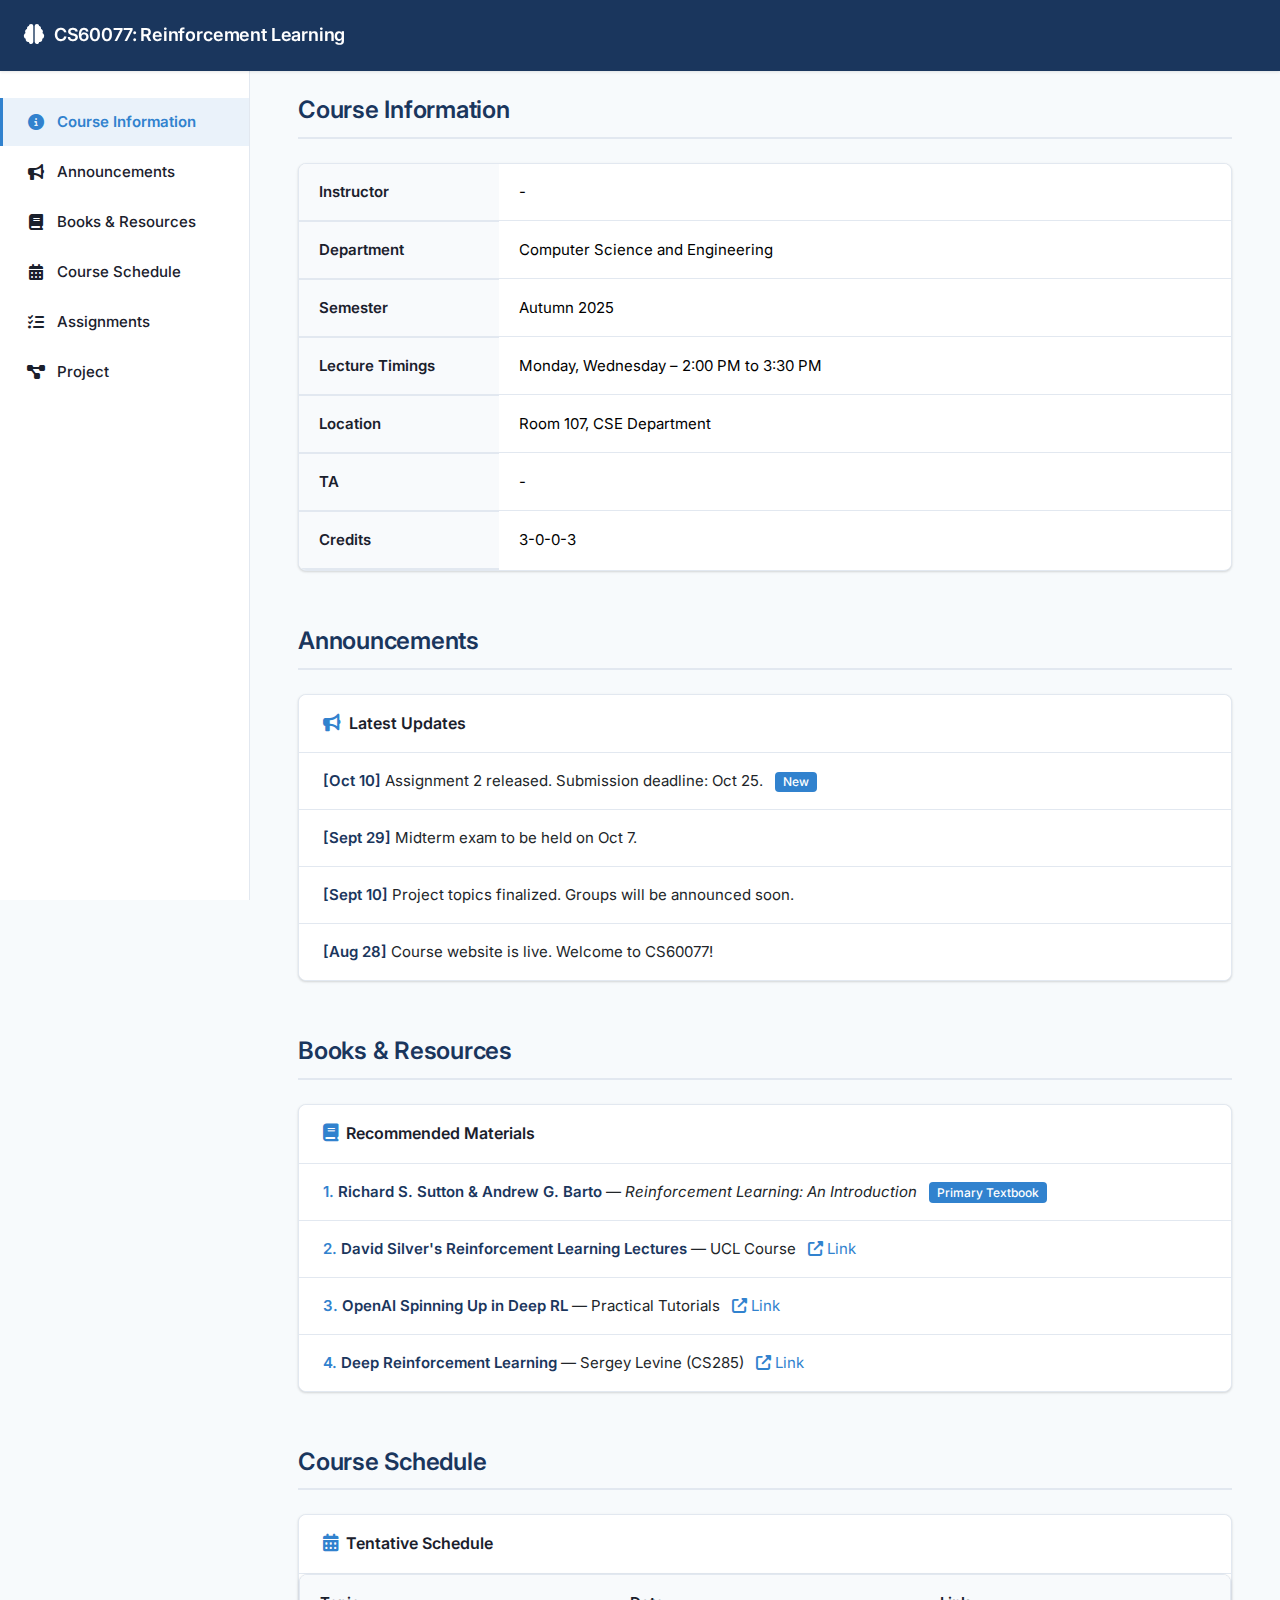
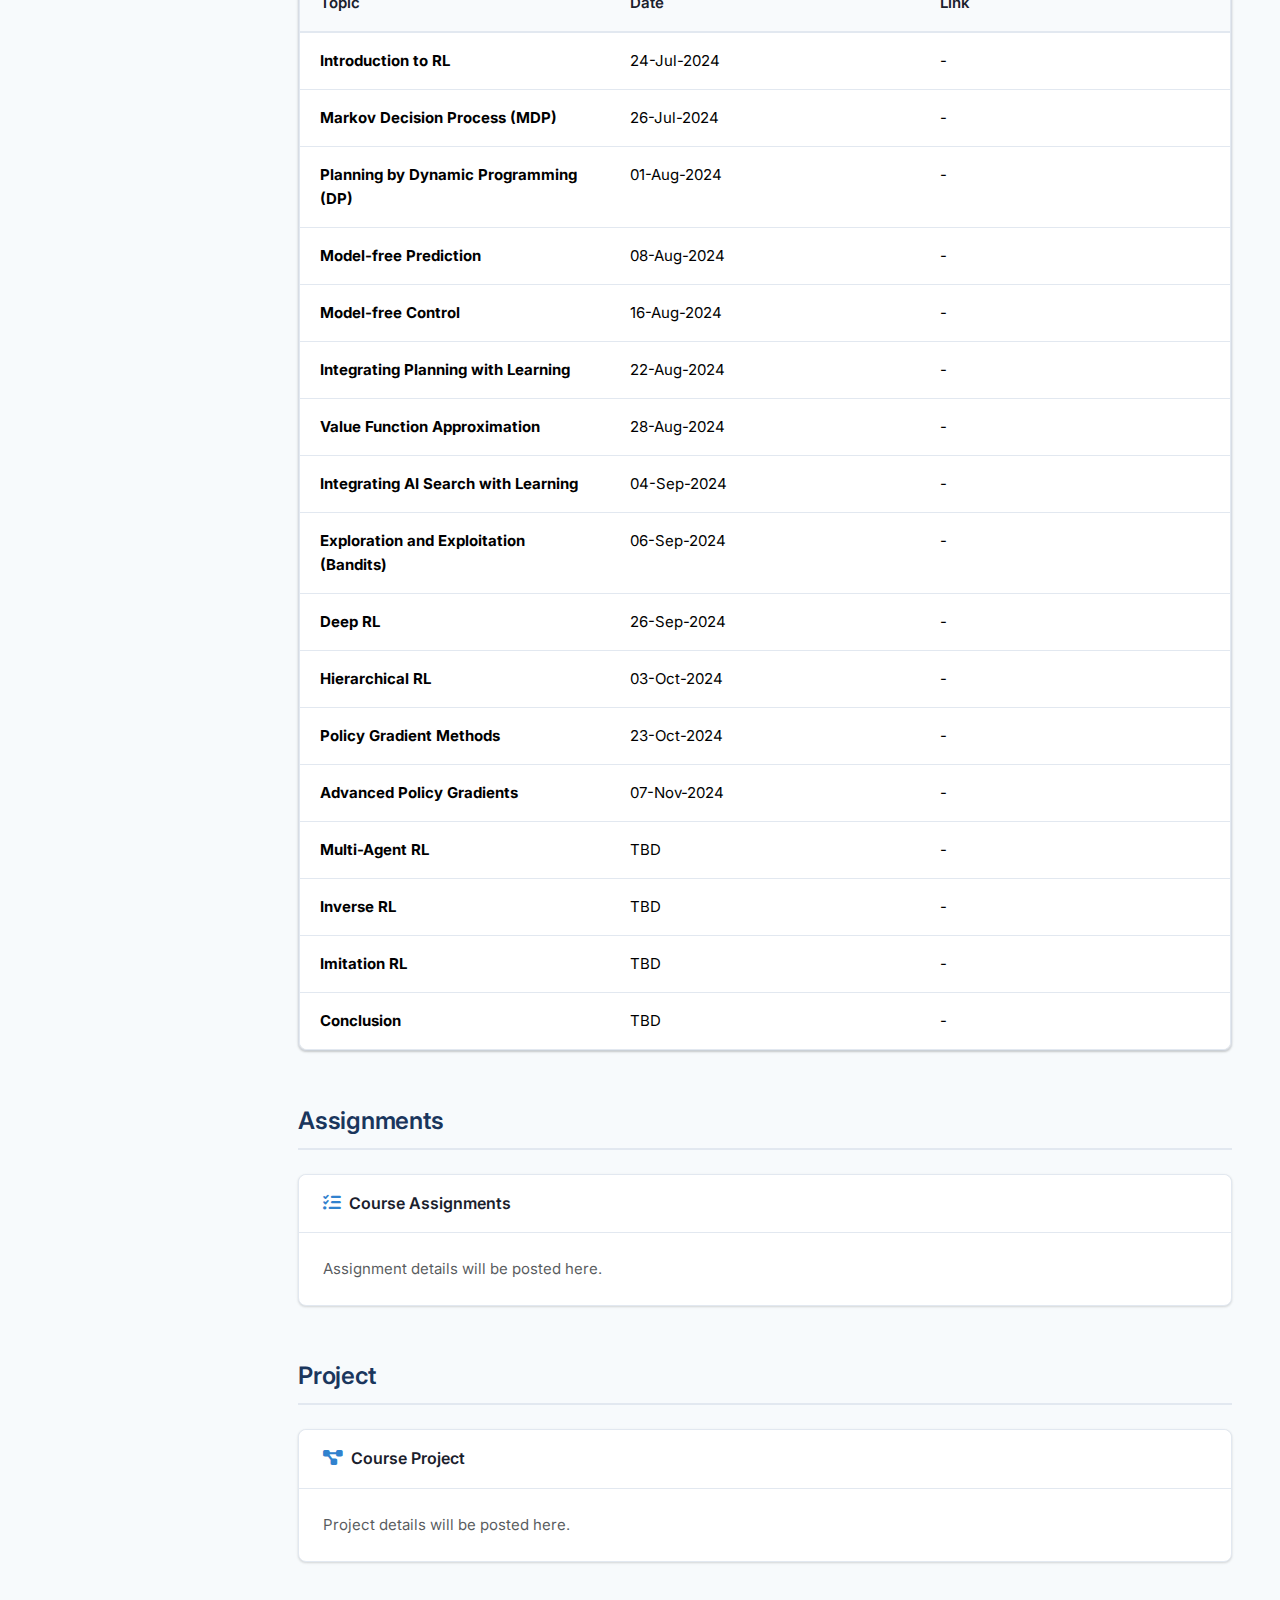
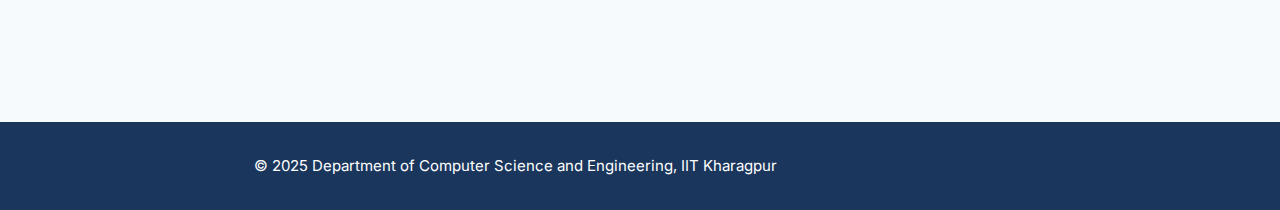
<file: CS60077-A25/index.html>
<!DOCTYPE html>
<html lang="en">
<head>
  <meta charset="utf-8">
  <meta name="viewport" content="width=device-width, initial-scale=1">
  <title>CS60077: Reinforcement Learning</title>

  <!-- Bootstrap CSS -->
  <link href="https://cdn.jsdelivr.net/npm/bootstrap@5.3.3/dist/css/bootstrap.min.css" rel="stylesheet">
  
  <!-- Google Fonts -->
  <link rel="preconnect" href="https://fonts.googleapis.com">
  <link rel="preconnect" href="https://fonts.gstatic.com" crossorigin>
  <link href="https://fonts.googleapis.com/css2?family=Inter:wght@300;400;500;600;700&display=swap" rel="stylesheet">

  <!-- Font Awesome -->
  <link rel="stylesheet" href="https://cdnjs.cloudflare.com/ajax/libs/font-awesome/6.5.1/css/all.min.css">

  <link rel="stylesheet" href="assets/style.css">
</head>

<body data-bs-spy="scroll" data-bs-target="#sidebar" data-bs-offset="70" tabindex="0">

  <!-- Navbar -->
  <nav class="navbar navbar-expand-lg navbar-dark fixed-top">
    <div class="container-fluid px-4">
      <a class="navbar-brand" href="#">
        <i class="fas fa-brain"></i>CS60077: Reinforcement Learning
      </a>
      <button class="btn btn-outline-light d-lg-none" id="sidebarToggle">
        <i class="fas fa-bars"></i>
      </button>
    </div>
  </nav>

  <!-- Sidebar -->
  <div id="sidebar">
    <a href="#info" class="active">
      <i class="fas fa-info-circle"></i>Course Information
    </a>
    <a href="#announcements">
      <i class="fas fa-bullhorn"></i>Announcements
    </a>
    <a href="#resources">
      <i class="fas fa-book"></i>Books & Resources
    </a>
    <a href="#schedule">
      <i class="fas fa-calendar-alt"></i>Course Schedule
    </a>
    <a href="#assignments">
      <i class="fas fa-tasks"></i>Assignments
    </a>
    <a href="#project">
      <i class="fas fa-project-diagram"></i>Project
    </a>
  </div>

  <!-- Main content -->
  <main>
    <section id="info" style="padding-top: 1rem;">
      <h2>Course Information</h2>
      <div class="table-responsive mt-4">
        <table class="table align-middle">
          <tbody>
            <tr>
              <th>Instructor</th>
              <td>-</td>
            </tr>
            <tr>
              <th>Department</th>
              <td>Computer Science and Engineering</td>
            </tr>
            <tr>
              <th>Semester</th>
              <td>Autumn 2025</td>
            </tr>
            <tr>
              <th>Lecture Timings</th>
              <td>Monday, Wednesday – 2:00 PM to 3:30 PM</td>
            </tr>
            <tr>
              <th>Location</th>
              <td>Room 107, CSE Department</td>
            </tr>
            <tr>
              <th>TA</th>
              <td>-</td>
            </tr>
            <tr>
              <th>Credits</th>
              <td>3-0-0-3</td>
            </tr>
          </tbody>
        </table>
      </div>
    </section>

    <section id="announcements">
      <h2>Announcements</h2>
      <div class="card mt-4">
        <div class="card-header">
          <i class="fas fa-bullhorn me-2"></i>Latest Updates
        </div>
        <ul class="list-group list-group-flush">
          <li class="list-group-item">
            <strong>[Oct 10]</strong> Assignment 2 released. Submission deadline: Oct 25.
            <span class="badge bg-primary ms-2">New</span>
          </li>
          <li class="list-group-item">
            <strong>[Sept 29]</strong> Midterm exam to be held on Oct 7.
          </li>
          <li class="list-group-item">
            <strong>[Sept 10]</strong> Project topics finalized. Groups will be announced soon.
          </li>
          <li class="list-group-item">
            <strong>[Aug 28]</strong> Course website is live. Welcome to CS60077!
          </li>
        </ul>
      </div>
    </section>

    <section id="resources">
      <h2>Books & Resources</h2>
      <div class="card mt-4">
        <div class="card-header">
          <i class="fas fa-book me-2"></i>Recommended Materials
        </div>
        <ul class="list-group list-group-numbered list-group-flush">
          <li class="list-group-item">
            <strong>Richard S. Sutton & Andrew G. Barto</strong> — 
            <em>Reinforcement Learning: An Introduction</em>
            <span class="badge bg-primary ms-2">Primary Textbook</span>
          </li>
          <li class="list-group-item">
            <strong>David Silver's Reinforcement Learning Lectures</strong> — UCL Course
            <a href="#" class="text-decoration-none ms-2"><i class="fas fa-external-link-alt"></i> Link</a>
          </li>
          <li class="list-group-item">
            <strong>OpenAI Spinning Up in Deep RL</strong> — Practical Tutorials
            <a href="#" class="text-decoration-none ms-2"><i class="fas fa-external-link-alt"></i> Link</a>
          </li>
          <li class="list-group-item">
            <strong>Deep Reinforcement Learning</strong> — Sergey Levine (CS285)
            <a href="#" class="text-decoration-none ms-2"><i class="fas fa-external-link-alt"></i> Link</a>
          </li>
        </ul>
      </div>
    </section>

    <section id="schedule">
      <h2>Course Schedule</h2>
      <div class="card mt-4">
        <div class="card-header">
          <i class="fas fa-calendar-alt me-2"></i>Tentative Schedule
        </div>
        <div class="card-body p-0">
          <div class="table-responsive">
            <table class="table table-hover mb-0">
              <thead>
                <tr>
                  <th>Topic</th>
                  <th>Date</th>
                  <th>Link</th>
                </tr>
              </thead>
              <tbody>
                <tr>
                  <td><strong>Introduction to RL</strong></td>
                  <td>24-Jul-2024</td>
                  <td>-</td>
                </tr>
                <tr>
                  <td><strong>Markov Decision Process (MDP)</strong></td>
                  <td>26-Jul-2024</td>
                  <td>-</td>
                </tr>
                <tr>
                  <td><strong>Planning by Dynamic Programming (DP)</strong></td>
                  <td>01-Aug-2024</td>
                  <td>-</td>
                </tr>
                <tr>
                  <td><strong>Model-free Prediction</strong></td>
                  <td>08-Aug-2024</td>
                  <td>-</td>
                </tr>
                <tr>
                  <td><strong>Model-free Control</strong></td>
                  <td>16-Aug-2024</td>
                  <td>-</td>
                </tr>
                <tr>
                  <td><strong>Integrating Planning with Learning</strong></td>
                  <td>22-Aug-2024</td>
                  <td>-</td>
                </tr>
                <tr>
                  <td><strong>Value Function Approximation</strong></td>
                  <td>28-Aug-2024</td>
                  <td>-</td>
                </tr>
                <tr>
                  <td><strong>Integrating AI Search with Learning</strong></td>
                  <td>04-Sep-2024</td>
                  <td>-</td>
                </tr>
                <tr>
                  <td><strong>Exploration and Exploitation (Bandits)</strong></td>
                  <td>06-Sep-2024</td>
                  <td>-</td>
                </tr>
                <tr>
                  <td><strong>Deep RL</strong></td>
                  <td>26-Sep-2024</td>
                  <td>-</td>
                </tr>
                <tr>
                  <td><strong>Hierarchical RL</strong></td>
                  <td>03-Oct-2024</td>
                  <td>-</td>
                </tr>
                <tr>
                  <td><strong>Policy Gradient Methods</strong></td>
                  <td>23-Oct-2024</td>
                  <td>-</td>
                </tr>
                <tr>
                  <td><strong>Advanced Policy Gradients</strong></td>
                  <td>07-Nov-2024</td>
                  <td>-</td>
                </tr>
                <tr>
                  <td><strong>Multi-Agent RL</strong></td>
                  <td>TBD</td>
                  <td>-</td>
                </tr>
                <tr>
                  <td><strong>Inverse RL</strong></td>
                  <td>TBD</td>
                  <td>-</td>
                </tr>
                <tr>
                  <td><strong>Imitation RL</strong></td>
                  <td>TBD</td>
                  <td>-</td>
                </tr>
                <tr>
                  <td><strong>Conclusion</strong></td>
                  <td>TBD</td>
                  <td>-</td>
                </tr>
              </tbody>
            </table>
          </div>
        </div>
      </div>
    </section>

    <section id="assignments">
      <h2>Assignments</h2>
      <div class="card mt-4">
        <div class="card-header">
          <i class="fas fa-tasks me-2"></i>Course Assignments
        </div>
        <div class="card-body">
          <p class="text-muted mb-0">Assignment details will be posted here.</p>
        </div>
      </div>
    </section>

    <section id="project">
      <h2>Project</h2>
      <div class="card mt-4">
        <div class="card-header">
          <i class="fas fa-project-diagram me-2"></i>Course Project
        </div>
        <div class="card-body">
          <p class="text-muted mb-0">Project details will be posted here.</p>
        </div>
      </div>
    </section>
  </main>

  <footer>
    <div class="container-fluid px-4">
      &copy; 2025 Department of Computer Science and Engineering, IIT Kharagpur
    </div>
  </footer>

  <!-- Back to top button -->
  <div class="back-to-top" id="backToTop">
    <i class="fas fa-chevron-up"></i>
  </div>

  <!-- jQuery + Bootstrap JS -->
  <script src="https://code.jquery.com/jquery-3.7.1.min.js"></script>
  <script src="https://cdn.jsdelivr.net/npm/bootstrap@5.3.3/dist/js/bootstrap.bundle.min.js"></script>

  <script src="assets/script.js"></script>

</body>
</html>
</file>
<file: CS60077-A25/assets/style.css>
:root {
    --primary: #1a365d;
    --primary-light: #2d4a7c;
    --secondary: #f7fafc;
    --accent: #3182ce;
    --text-dark: #1a202c;
    --text-light: #718096;
    --border-color: #e2e8f0;
    --card-shadow: 0 1px 3px 0 rgba(0, 0, 0, 0.1), 0 1px 2px 0 rgba(0, 0, 0, 0.06);
    --card-shadow-hover: 0 4px 6px -1px rgba(0, 0, 0, 0.1), 0 2px 4px -1px rgba(0, 0, 0, 0.06);
    --transition: all 0.2s ease;
}

* {
    margin: 0;
    padding: 0;
    box-sizing: border-box;
}

body {
    font-family: 'Inter', -apple-system, BlinkMacSystemFont, sans-serif;
    background-color: var(--secondary);
    color: var(--text-dark);
    line-height: 1.6;
    font-size: 15px;
}

/* Navbar */
.navbar {
    background-color: var(--primary) !important;
    box-shadow: 0 1px 3px rgba(0, 0, 0, 0.1);
    padding: 1rem 0;
}

.navbar-brand {
    color: white !important;
    font-weight: 600;
    font-size: 1.125rem;
    letter-spacing: -0.01em;
}

.navbar-brand i {
    margin-right: 10px;
    font-size: 1.25rem;
}

/* Sidebar */
#sidebar {
    position: fixed;
    top: 64px;
    left: 0;
    width: 250px;
    height: calc(100vh - 64px);
    background-color: white;
    border-right: 1px solid var(--border-color);
    padding: 2rem 0;
    overflow-y: auto;
    z-index: 100;
    transition: var(--transition);
}

#sidebar a {
    display: flex;
    align-items: center;
    padding: 0.75rem 1.5rem;
    color: var(--text-dark);
    text-decoration: none;
    font-weight: 500;
    font-size: 0.9375rem;
    transition: var(--transition);
    border-left: 3px solid transparent;
    margin: 2px 0;
}

#sidebar a:hover {
    background-color: rgba(49, 130, 206, 0.06);
    color: var(--accent);
}

#sidebar a.active {
    background-color: rgba(49, 130, 206, 0.1);
    color: var(--accent);
    border-left-color: var(--accent);
    font-weight: 600;
}

#sidebar a i {
    margin-right: 12px;
    width: 18px;
    text-align: center;
    font-size: 1rem;
}

/* Main content */
main {
    margin-left: 250px;
    padding: 2.5rem 3rem;
    padding-top: 5rem;
    max-width: 1400px;
    transition: var(--transition);
}

@media (max-width: 992px) {
    #sidebar {
    transform: translateX(-100%);
    }
    #sidebar.show {
    transform: translateX(0);
    }
    main {
    margin-left: 0;
    padding: 2rem 1.5rem;
    }
}

/* Typography */
h1 {
    color: var(--primary);
    font-weight: 700;
    font-size: 2.25rem;
    letter-spacing: -0.02em;
    margin-bottom: 0.5rem;
}

h2 {
    color: var(--primary);
    font-weight: 600;
    font-size: 1.5rem;
    letter-spacing: -0.01em;
    margin-bottom: 1.5rem;
    padding-bottom: 0.75rem;
    border-bottom: 2px solid var(--border-color);
}

/* Cards */
.card {
    border: 1px solid var(--border-color);
    border-radius: 8px;
    box-shadow: var(--card-shadow);
    transition: var(--transition);
    margin-bottom: 2rem;
    background-color: white;
}

.card:hover {
    box-shadow: var(--card-shadow-hover);
}

.card-header {
    background-color: white;
    color: var(--text-dark);
    font-weight: 600;
    font-size: 1rem;
    border-bottom: 1px solid var(--border-color);
    border-radius: 8px 8px 0 0 !important;
    padding: 1rem 1.5rem;
}

.card-header i {
    color: var(--accent);
    font-size: 1.1rem;
}

.card-body {
    padding: 1.5rem;
}

/* Tables */
.table-responsive {
    border-radius: 8px;
    overflow: hidden;
    box-shadow: var(--card-shadow);
    background-color: white;
    border: 1px solid var(--border-color);
}

.table {
    margin-bottom: 0;
}

.table th {
    background-color: #f8fafc;
    color: var(--text-dark);
    font-weight: 600;
    padding: 1rem 1.25rem;
    font-size: 0.9375rem;
    border-bottom: 2px solid var(--border-color);
    width: 200px;
}

.table td {
    padding: 1rem 1.25rem;
    background-color: white;
    border-bottom: 1px solid var(--border-color);
    font-size: 0.9375rem;
}

.table tbody tr:last-child td {
    border-bottom: none;
}

.table-hover thead {
    background-color: #f8fafc;
}

.table-hover thead th {
    color: var(--text-dark);
    font-weight: 600;
    padding: 1rem 1.25rem;
    font-size: 0.9375rem;
    border-bottom: 2px solid var(--border-color);
}

.table-hover tbody tr {
    transition: var(--transition);
}

.table-hover tbody tr:hover {
    background-color: rgba(49, 130, 206, 0.04);
}

.table-hover tbody td {
    padding: 1rem 1.25rem;
    border-bottom: 1px solid var(--border-color);
    font-size: 0.9375rem;
}

/* List groups */
.list-group {
    border-radius: 0 0 8px 8px;
}

.list-group-item {
    border: none;
    padding: 1rem 1.5rem;
    border-bottom: 1px solid var(--border-color);
    transition: var(--transition);
    font-size: 0.9375rem;
    background-color: white;
}

.list-group-item:hover {
    background-color: rgba(49, 130, 206, 0.04);
}

.list-group-item:last-child {
    border-bottom: none;
    border-radius: 0 0 8px 8px;
}

.list-group-item strong {
    color: var(--primary);
    font-weight: 600;
}

.list-group-numbered .list-group-item::before {
    font-weight: 600;
    color: var(--accent);
}

/* Badges */
.badge {
    font-weight: 500;
    font-size: 0.75rem;
    padding: 0.35em 0.65em;
    border-radius: 4px;
}

.badge.bg-primary {
    background-color: var(--accent) !important;
}

/* Links */
a {
    color: var(--accent);
    transition: var(--transition);
}

a:hover {
    color: var(--primary);
}

/* Sections */
section {
    margin-bottom: 3.5rem;
}

/* Footer */
footer {
    margin-top: 4rem;
    padding: 2rem 0;
    background-color: var(--primary);
    color: white;
    text-align: center;
    font-size: 0.9375rem;
    margin-left: -250px;
}

@media (max-width: 992px) {
    footer {
    margin-left: 0;
    }
}

/* Back to top button */
.back-to-top {
    position: fixed;
    bottom: 2rem;
    right: 2rem;
    width: 48px;
    height: 48px;
    background-color: var(--primary);
    color: white;
    border-radius: 50%;
    display: flex;
    align-items: center;
    justify-content: center;
    cursor: pointer;
    opacity: 0;
    visibility: hidden;
    transition: var(--transition);
    z-index: 99;
    box-shadow: 0 4px 6px -1px rgba(0, 0, 0, 0.1), 0 2px 4px -1px rgba(0, 0, 0, 0.06);
}

.back-to-top.show {
    opacity: 1;
    visibility: visible;
}

.back-to-top:hover {
    background-color: var(--primary-light);
    transform: translateY(-2px);
    box-shadow: 0 10px 15px -3px rgba(0, 0, 0, 0.1), 0 4px 6px -2px rgba(0, 0, 0, 0.05);
}

/* Mobile toggle button */
#sidebarToggle {
    border-color: rgba(255, 255, 255, 0.5);
    color: white;
}

#sidebarToggle:hover {
    background-color: rgba(255, 255, 255, 0.1);
    border-color: white;
}

/* Scrollbar styling */
#sidebar::-webkit-scrollbar {
    width: 6px;
}

#sidebar::-webkit-scrollbar-track {
    background: transparent;
}

#sidebar::-webkit-scrollbar-thumb {
    background: var(--border-color);
    border-radius: 3px;
}

#sidebar::-webkit-scrollbar-thumb:hover {
    background: #cbd5e0;
}
</file>
